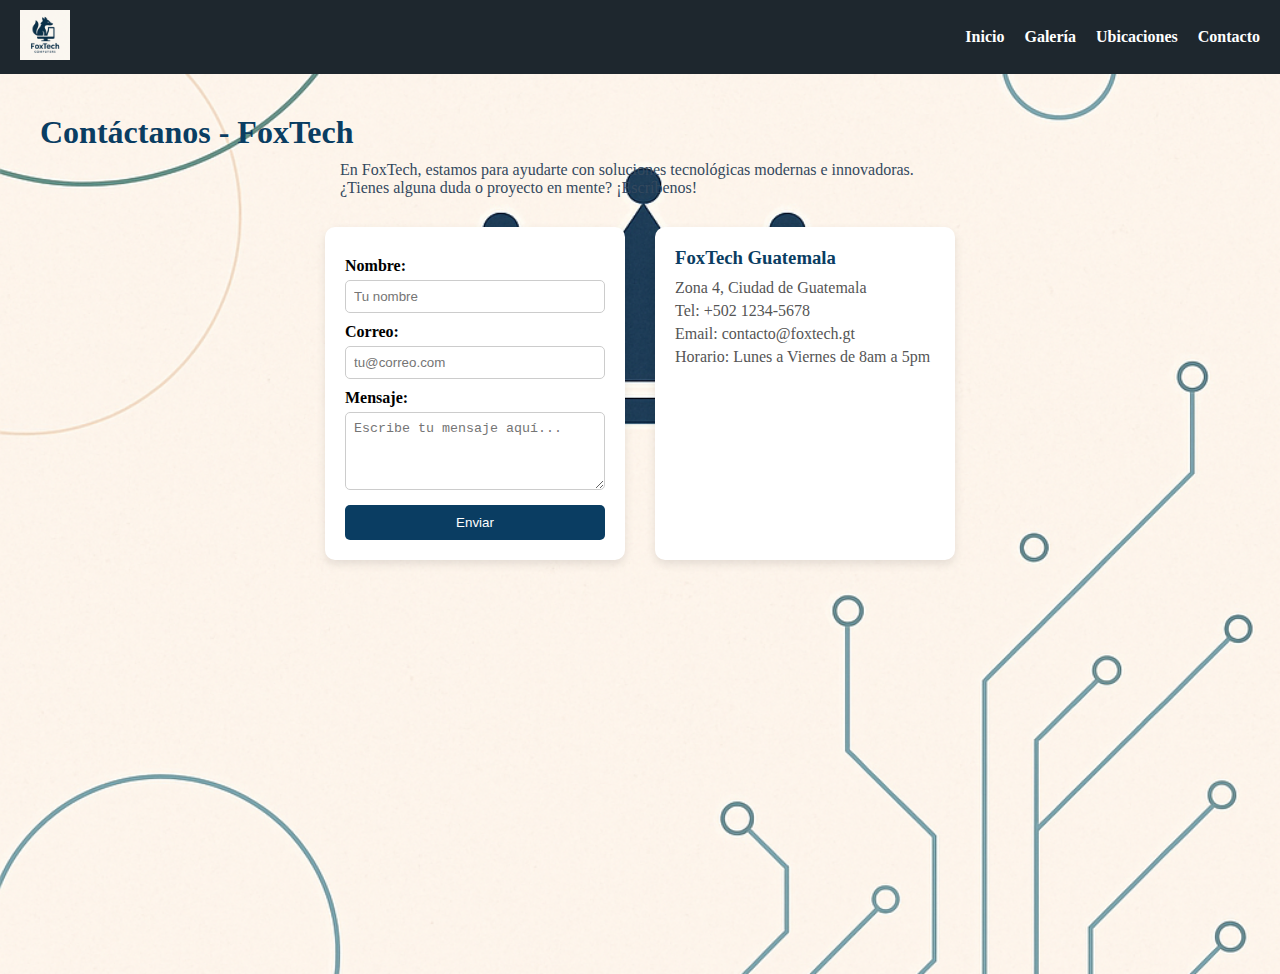
<file: Contáctanos.html>
<!DOCTYPE html>
<html lang="es">
<head>
  <meta charset="UTF-8">
  <title>Contacto | FoxTech</title>
  <link rel="stylesheet" href="styles.css">
    <link rel="stylesheet" href="Contac.css" />
</head>
<body>
    <header>
      <div class="logo-container">
        <img src="Logo.png" alt="FoxTech">
      </div>
      <div class="menu-toggle" onclick="document.querySelector('.navbar').classList.toggle('active')">
        <span></span>
        <span></span>
        <span></span>
      </div>
      <nav class="navbar">
        <ul>
          <li><a href="index.html">Inicio</a></li>
          <li><a href="Galeria.html">Galería</a></li>
          <li><a href="Ubicaciones.html">Ubicaciones</a></li>
          <li><a href="Contáctanos.html">Contacto</a></li>
        </ul>
      </nav>
    </header>
    <main>
    
  <h1>Contáctanos - FoxTech</h1>
  <p class="intro">En FoxTech, estamos para ayudarte con soluciones tecnológicas modernas e innovadoras. ¿Tienes alguna duda o proyecto en mente? ¡Escríbenos!</p>

  <div class="contacto-container">
    <!-- Formulario -->
    <div class="formulario">
      <form>
        <label for="nombre">Nombre:</label>
        <input type="text" id="nombre" name="nombre" placeholder="Tu nombre" required>

        <label for="email">Correo:</label>
        <input type="email" id="email" name="email" placeholder="tu@correo.com" required>

        <label for="mensaje">Mensaje:</label>
        <textarea id="mensaje" name="mensaje" rows="4" placeholder="Escribe tu mensaje aquí..." required></textarea>

        <button type="submit">Enviar</button>
      </form>
    </div>

    <!-- Información de contacto -->
    <div class="info-empresa">
      <h3>FoxTech Guatemala</h3>
      <p>Zona 4, Ciudad de Guatemala</p>
      <p>Tel: +502 1234-5678</p>
      <p>Email: contacto@foxtech.gt</p>
      <p>Horario: Lunes a Viernes de 8am a 5pm</p>
    </div>
  </div>
  </main>
  <script>
  const formulario = document.querySelector("form");

  formulario.addEventListener("submit", function(event) {
    event.preventDefault(); // Evita que la página se recargue
    alert("¡Gracias por contactarnos, te responderemos pronto!");
    formulario.reset(); // Limpia el formulario
  });
</script>
</body>
</html>
</file>
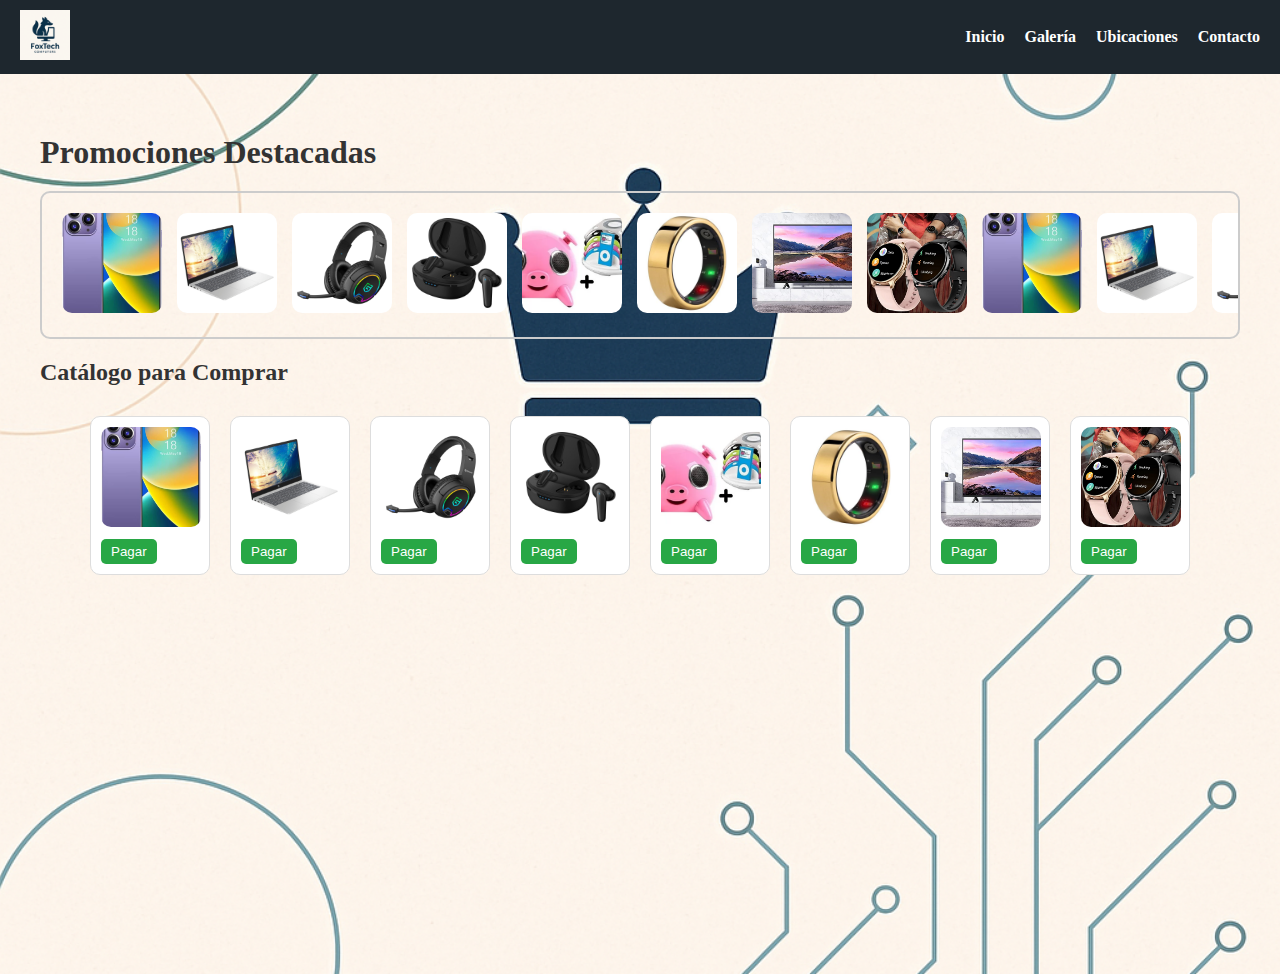
<file: Galeria.html>
<!DOCTYPE html>
<html lang="es">
<head>
  <meta charset="UTF-8">
  <title>Carrusel y Catálogo</title>
  <link rel="stylesheet" href="styles.css">
    <link rel="stylesheet" href="Img.css"
</head>
<body>
    <header>
            <div class="logo-container">
        <img src="Logo.png" alt="FoxTech">
      </div>
      <div class="menu-toggle" onclick="document.querySelector('.navbar').classList.toggle('active')">
        <span></span>
        <span></span>
        <span></span>
      </div>
      <nav class="navbar">
        <ul>
          <li><a href="index.html">Inicio</a></li>
          <li><a href="Galeria.html">Galería</a></li>
          <li><a href="Ubicaciones.html">Ubicaciones</a></li>
          <li><a href="Contáctanos.html">Contacto</a></li>
        </ul>
      </nav>
    </header>
    <main>
  
  <h1>Promociones Destacadas</h1>

  <!-- Carrusel automático -->
  <div class="carrusel">
    <div class="galeria">
      <div class="promo"><img src="img1.jpg" alt="Promo 1"></div>
      <div class="promo"><img src="img2.jpg" alt="Promo 2"></div>
      <div class="promo"><img src="img3.jpg" alt="Promo 3"></div>
      <div class="promo"><img src="img4.jpg" alt="Promo 4"></div>
      <div class="promo"><img src="img5.webp" alt="Promo 5"></div>
      <div class="promo"><img src="img6.jpg" alt="Promo 6"></div>
      <div class="promo"><img src="img7.jpg" alt="Promo 7"></div>
      <div class="promo"><img src="img8.jpg" alt="Promo 8"></div>

      <!-- Copia para loop infinito -->
      <div class="promo"><img src="img1.jpg" alt="Promo 1"></div>
      <div class="promo"><img src="img2.jpg" alt="Promo 2"></div>
      <div class="promo"><img src="img3.jpg" alt="Promo 3"></div>
      <div class="promo"><img src="img4.jpg" alt="Promo 4"></div>
      <div class="promo"><img src="img5.webp" alt="Promo 5"></div>
      <div class="promo"><img src="img6.jpg" alt="Promo 6"></div>
      <div class="promo"><img src="img7.jpg" alt="Promo 7"></div>
      <div class="promo"><img src="img8.jpg" alt="Promo 8"></div>
    </div>
  </div>

  <h2>Catálogo para Comprar</h2>

  <!-- Imágenes estáticas con botón de pagar -->
  <div class="catalogo">
    <div class="item">
      <img src="img1.jpg" alt="Producto 1">
      <button>Pagar</button>
    </div>
    <div class="item">
      <img src="img2.jpg" alt="Producto 2">
      <button>Pagar</button>
    </div>
    <div class="item">
      <img src="img3.jpg" alt="Producto 3">
      <button>Pagar</button>
    </div>
    <div class="item">
      <img src="img4.jpg" alt="Producto 4">
      <button>Pagar</button>
    </div>
    <div class="item">
      <img src="img5.webp" alt="Producto 5">
      <button>Pagar</button>
    </div>
    <div class="item">
      <img src="img6.jpg" alt="Producto 6">
      <button>Pagar</button>
    </div>
    <div class="item">
      <img src="img7.jpg" alt="Producto 7">
      <button>Pagar</button>
    </div>
    <div class="item">
      <img src="img8.jpg" alt="Producto 8">
      <button>Pagar</button>
    </div>
  </div>
  </main>
</body>
</html>
</file>
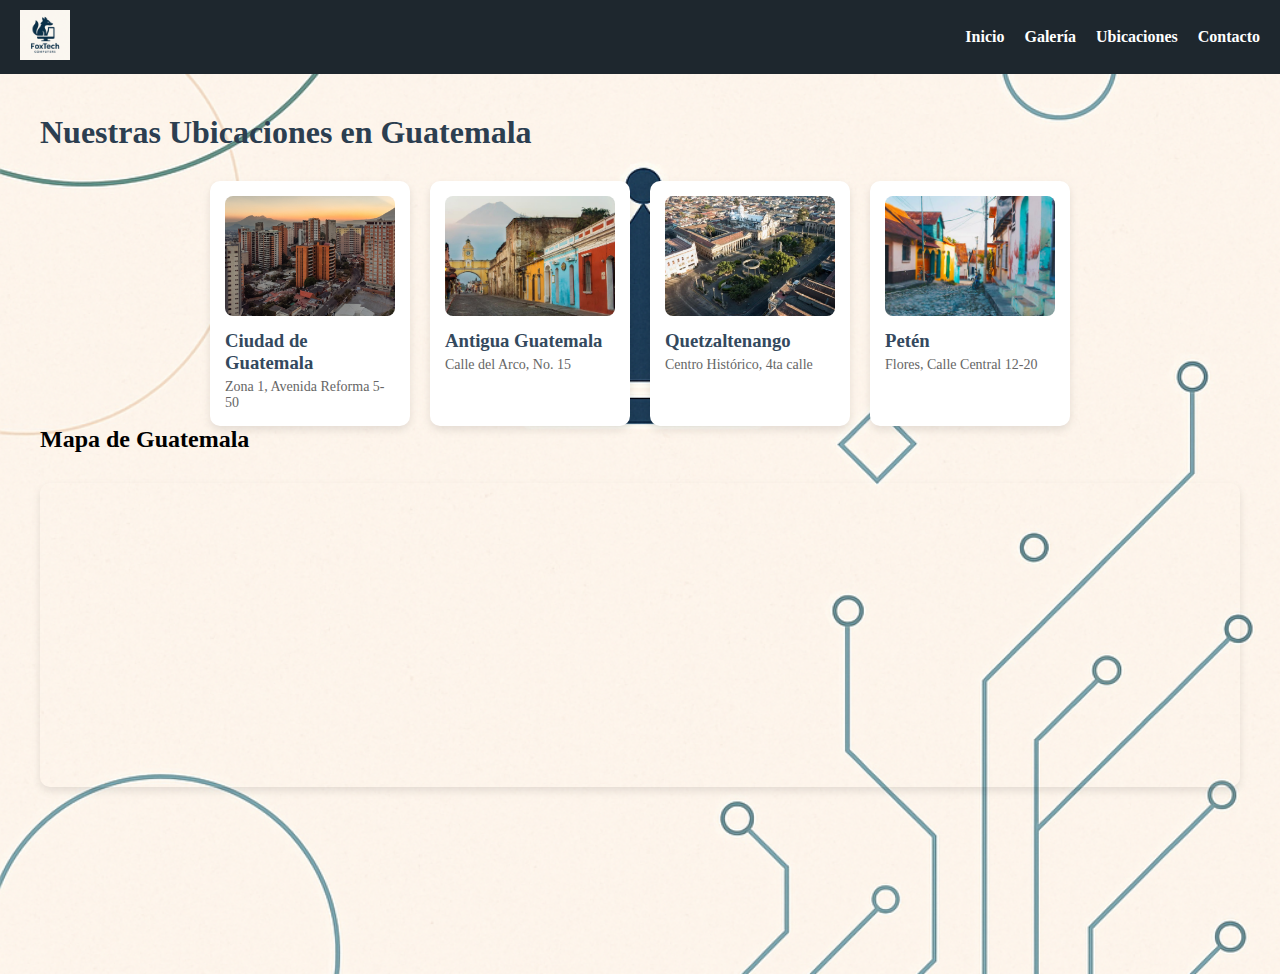
<file: Ubicaciones.html>
<!DOCTYPE html>
<html lang="es">
<head>
  <meta charset="UTF-8">
  <title>Ubicaciones en Guatemala</title>
  <link rel="stylesheet" href="styles.css">
  <link rel="stylesheet" href="Ubi.css" />
</head>
<body>
    <header>
      <div class="logo-container">
        <img src="Logo.png" alt="FoxTech">
      </div>
      <div class="menu-toggle" onclick="document.querySelector('.navbar').classList.toggle('active')">
        <span></span>
        <span></span>
        <span></span>
      </div>
      <nav class="navbar">
        <ul>
          <li><a href="index.html">Inicio</a></li>
          <li><a href="Galeria.html">Galería</a></li>
          <li><a href="Ubicaciones.html">Ubicaciones</a></li>
          <li><a href="Contáctanos.html">Contacto</a></li>
        </ul>
      </nav>
    </header>
    
  <main>
  <h1>Nuestras Ubicaciones en Guatemala</h1>

  <div class="ubicaciones">
    <div class="lugar">
      <img src="guatemala1.jpg" alt="Ciudad de Guatemala">
      <h3>Ciudad de Guatemala</h3>
      <p>Zona 1, Avenida Reforma 5-50</p>
    </div>
    <div class="lugar">
      <img src="guatemala2.jpg" alt="Antigua Guatemala">
      <h3>Antigua Guatemala</h3>
      <p>Calle del Arco, No. 15</p>
    </div>
    <div class="lugar">
      <img src="guatemala3.jpg" alt="Quetzaltenango">
      <h3>Quetzaltenango</h3>
      <p>Centro Histórico, 4ta calle</p>
    </div>
    <div class="lugar">
      <img src="guatemala4.jpg" alt="Petén">
      <h3>Petén</h3>
      <p>Flores, Calle Central 12-20</p>
    </div>
  </div>
  <h2>Mapa de Guatemala</h2>
<div class="mapa">
  <iframe
    src="https://www.google.com/maps/embed?pb=!1m18!1m12!1m3!1d964679.9404295302!2d-90.87738876319986!3d15.54870447932495!2m3!1f0!2f0!3f0!3m2!1i1024!2i768!4f13.1!3m3!1m2!1s0x8589a4b26e76dd81%3A0xfdf70b84092ea59a!2sGuatemala!5e0!3m2!1ses-419!2sgt!4v1682910076753!5m2!1ses-419!2sgt"
    width="100%" height="300" style="border:0;" allowfullscreen="" loading="lazy"
    referrerpolicy="no-referrer-when-downgrade">
  </iframe>
  </main>
</div>
</body>
</html>
</file>
<file: styles.css>
/* styles.css - Modern Responsive Design */
* {
  margin: 0;
  padding: 0;
  box-sizing: border-box;
}

header {
  background-color: #1e272e;
  padding: 10px 20px;
  display: flex;
  align-items: center;
  justify-content: space-between;
  flex-wrap: wrap;
}

}

header {
  background-color: #1e272e;
  padding: 10px 20px;
  display: flex;
  align-items: center;
  justify-content: space-between;
  flex-wrap: wrap;
}

.logo-container img {
  height: 50px;
}

.navbar {
  display: flex;
  flex-direction: row;
}

.navbar ul {
  list-style: none;
  display: flex;
  gap: 20px;
}

.navbar a {
  color: #fff;
  text-decoration: none;
  font-weight: bold;
  transition: color 0.3s ease;
}

.navbar a:hover {
  color: #00d8d6;
}

/* Hamburger Menu */
.menu-toggle {
  display: none;
  flex-direction: column;
  cursor: pointer;
}

.menu-toggle span {
  height: 3px;
  width: 25px;
  background: white;
  margin: 4px 0;
}

/* Mobile */
@media (max-width: 768px) {
  .menu-toggle {
    display: flex;
  }

  .navbar {
    width: 100%;
    flex-direction: column;
    display: none;
  }

  .navbar.active {
    display: flex;
  }

  .navbar ul {
    flex-direction: column;
    width: 100%;
    text-align: center;
  }
}

main, .content {
  padding: 20px;
}

.card {
  background: white;
  border-radius: 10px;
  padding: 20px;
  box-shadow: 0 2px 8px rgba(0,0,0,0.1);
  margin-bottom: 20px;
}
main {
  background-image: url('fondo.png');
  background-size: cover;
  background-position: center;
  background-repeat: no-repeat;
  padding: 40px;
  min-height: 100vh;
}
</file>
<file: Contac.css>
h1 {
  color: #0a3d62;
  margin-bottom: 10px;
}

.intro {
  margin-bottom: 30px;
  color: #34495e;
  font-size: 16px;
  max-width: 600px;
  margin-left: auto;
  margin-right: auto;
}

.contacto-container {
  display: flex;
  flex-wrap: wrap;
  justify-content: center;
  gap: 30px;
}

.formulario, .info-empresa {
  background: #ffffff;
  padding: 20px;
  border-radius: 10px;
  box-shadow: 0 4px 10px rgba(0,0,0,0.1);
  width: 300px;
  text-align: left;
}

form {
  display: flex;
  flex-direction: column;
}

label {
  margin-top: 10px;
  font-weight: bold;
}

input, textarea {
  margin-top: 5px;
  padding: 8px;
  border-radius: 5px;
  border: 1px solid #ccc;
}

button {
  margin-top: 15px;
  padding: 10px;
  background-color: #0a3d62;
  color: white;
  border: none;
  border-radius: 5px;
  cursor: pointer;
}

button:hover {
  background-color: #07507d;
}

.info-empresa h3 {
  margin-bottom: 10px;
  color: #0a3d62;
}

.info-empresa p {
  margin: 5px 0;
  color: #555;
}
</file>
<file: Img.css>
h1, h2 {
  color: #333;
  margin: 20px 0;
}

.carrusel {
  overflow: hidden;
  width: 100%;
  border-radius: 10px;
  border: 2px solid #ccc;
}

.galeria {
  display: flex;
  gap: 15px;
  width: max-content;
  animation: mover 30s linear infinite;
  padding: 20px;
}

.promo img {
  width: 100px;
  height: 100px;
  border-radius: 10px;
  object-fit: cover;
  transition: transform 0.3s, box-shadow 0.3s;
}

.promo img:hover {
  transform: scale(1.2);
  box-shadow: 0 8px 16px rgba(0, 0, 0, 0.3);
}

@keyframes mover {
  0% {
    transform: translateX(0);
  }
  100% {
    transform: translateX(-50%);
  }
}

/* Catálogo estático */
.catalogo {
  display: flex;
  flex-wrap: wrap;
  justify-content: center;
  gap: 20px;
  margin-top: 30px;
}

.item {
  background: #fff;
  padding: 10px;
  border: 1px solid #ddd;
  border-radius: 10px;
  width: 120px;
}

.item img {
  width: 100px;
  height: 100px;
  border-radius: 10px;
  object-fit: cover;
}

.item button {
  margin-top: 8px;
  padding: 5px 10px;
  background: #28a745;
  color: white;
  border: none;
  border-radius: 5px;
  cursor: pointer;
}

.item button:hover {
  background: #218838;
}
</file>
<file: Ubi.css>
h1 {
  color: #2c3e50;
  margin-bottom: 30px;
}

.ubicaciones {
  display: flex;
  flex-wrap: wrap;
  justify-content: center;
  gap: 20px;
}

.lugar {
  background: #ffffff;
  padding: 15px;
  border-radius: 10px;
  width: 200px;
  box-shadow: 0 4px 8px rgba(0,0,0,0.1);
}

.lugar img {
  width: 100%;
  height: 120px;
  object-fit: cover;
  border-radius: 8px;
}

.lugar h3 {
  margin: 10px 0 5px;
  color: #34495e;
}

.lugar p {
  font-size: 14px;
  color: #666;
}
.mapa {
  margin-top: 30px;
  border-radius: 10px;
  overflow: hidden;
  box-shadow: 0 4px 8px rgba(0,0,0,0.1);
}
</file>
